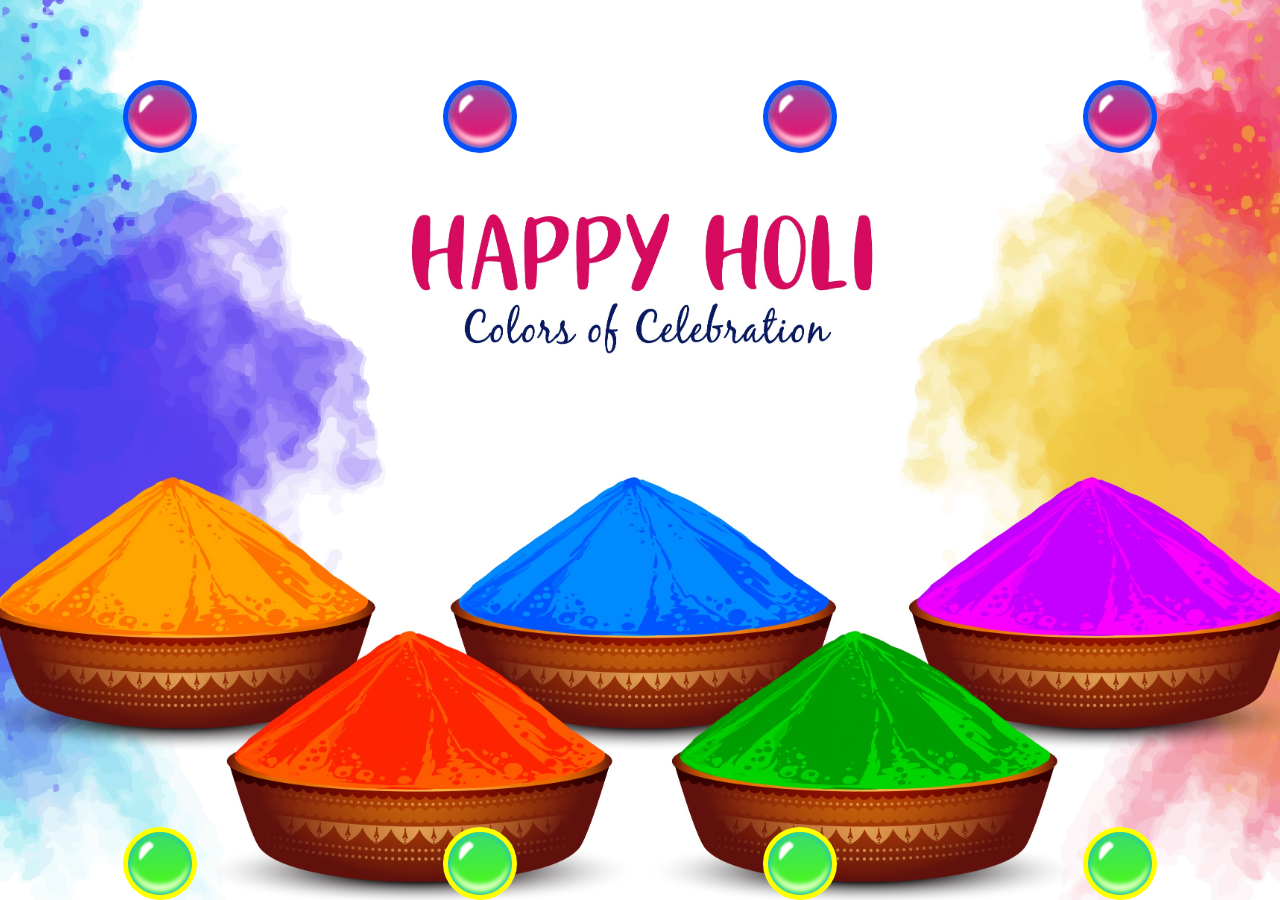
<file: index 1.2.html>
<!DOCTYPE html>
<html lang="en">
<head>
<meta charset="UTF-8">
<meta http-equiv="X-UA-Compatible" content="IE=edge">
<meta name="viewport" content="width=device-width, initial-scale=1.0">
<title>holi</title>
<link rel="stylesheet" href="assets/css/style 1.2.css">
    <div class="Section_top">
        <section>
        <h1>
            <span>H</span>
            <span id="fontcolor">A</span>
            <span>P</span>
            <span id="fontcolor">P</span>
            <span>Y</span>
            <span id="fontcolor">H</span>
            <span>O</span>
            <span id="fontcolor">L</span>
            <span>I</span>
        </h1>
        <div class="bubble">
            <img src="assets/Img/bubble.png"; alt="">
            <img src="assets/Img/bubble.png"; alt="">
            <img src="assets/Img/bubble.png"; alt="">
            <img src="assets/Img/bubble.png"; alt="">
          </div>
          <div class="bubble1">
            <img src="assets/Img/bubble.png"; alt="">
            <img src="assets/Img/bubble.png"; alt="">
            <img src="assets/Img/bubble.png"; alt="">
            <img src="assets/Img/bubble.png"; alt="">
          </div>
    </section>
    </div>
</file>
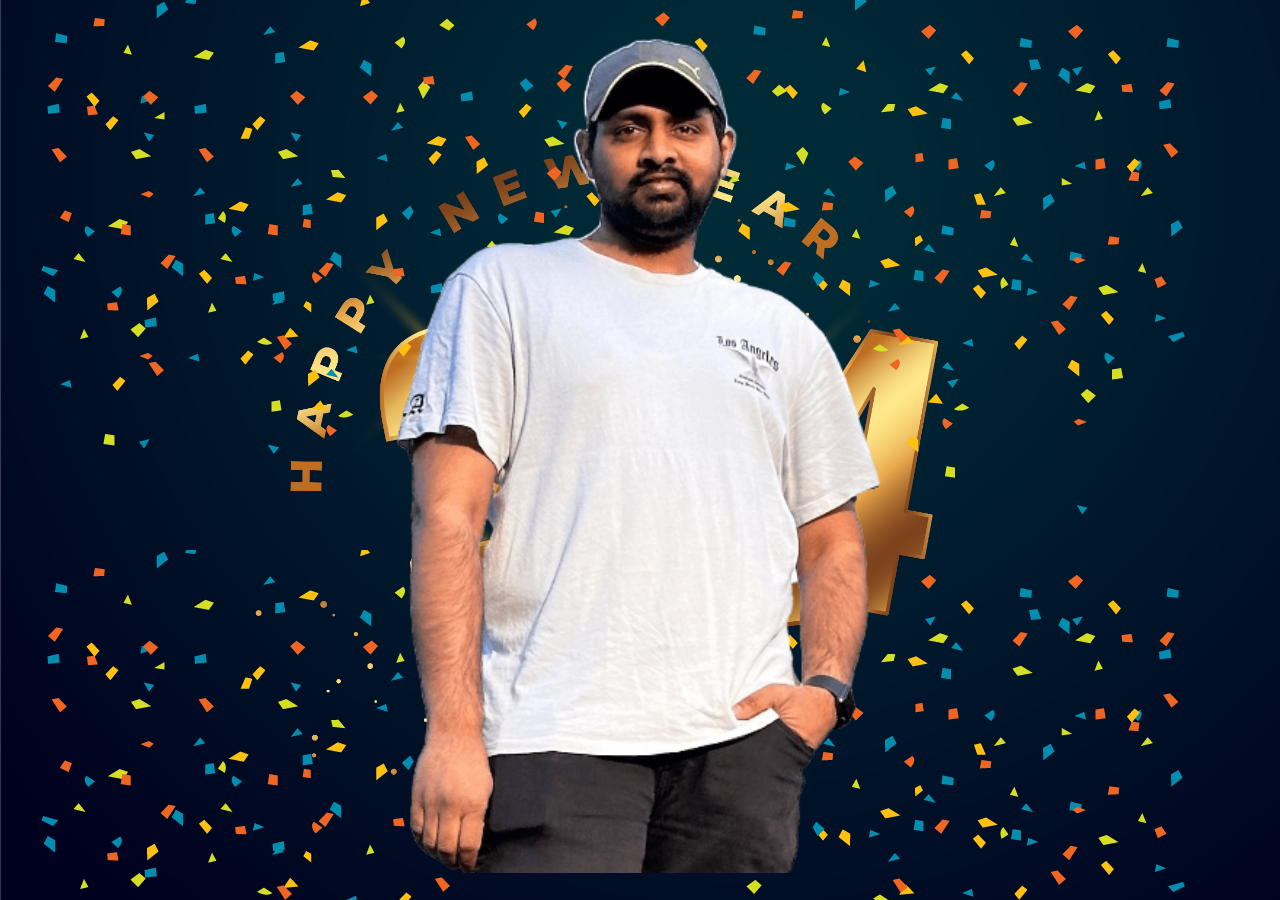
<file: index 1.3.html>
<!DOCTYPE html>
<html lang="en">
<head>
  <meta charset="UTF-8">
  <meta name="viewport" content="width=device-width, initial-scale=1.0">
  <title>Happy New Year 2024</title>
  <link rel="stylesheet" href="assets/css/style 1.3.css">
</head>
<body>
  <div class="banner">
    <div class="bubble">
      <img src="assets/Img/me1.png" alt="">
    </div>
  </div>
</body>
</html>
</file>
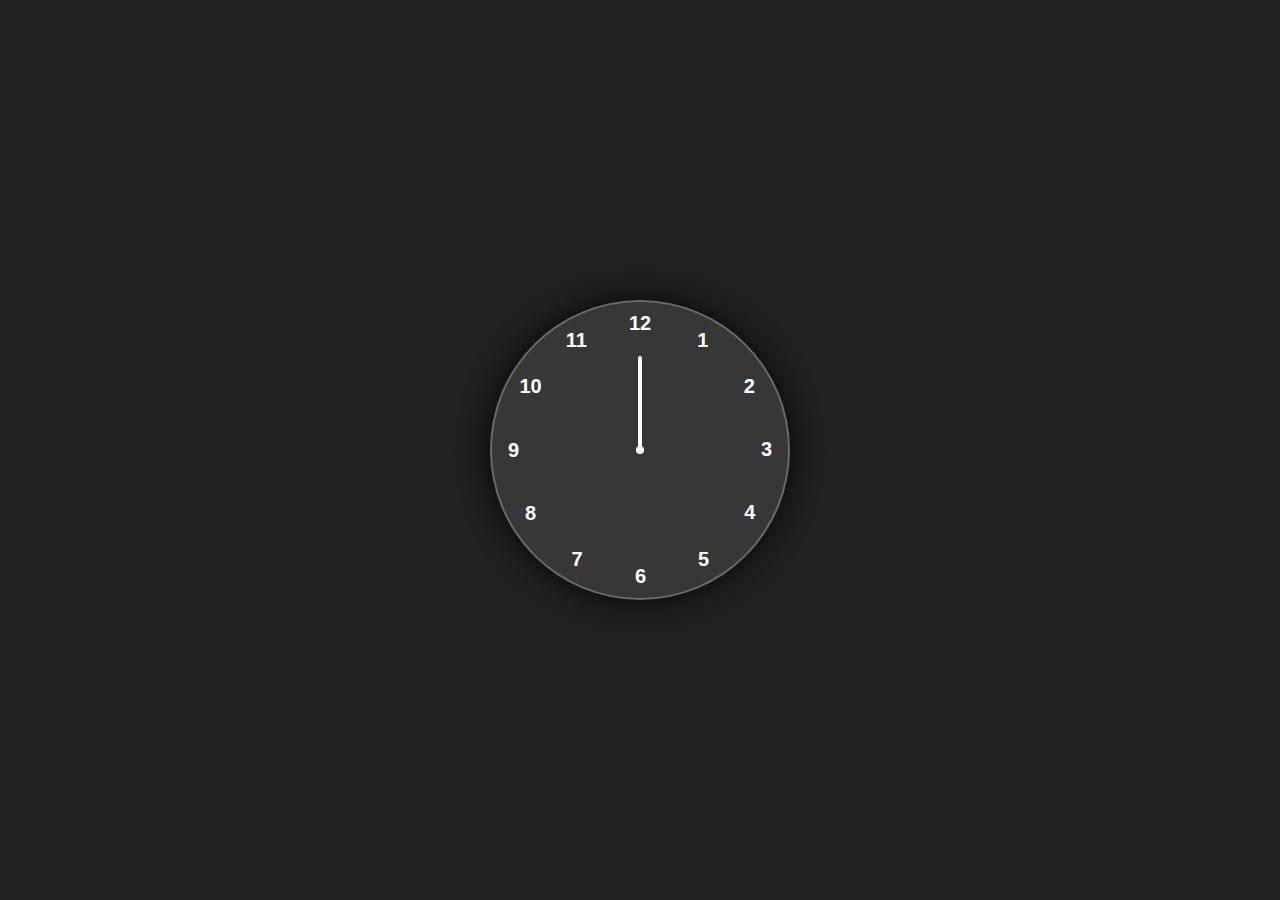
<file: index1.html>
<!DOCTYPE html>
<html lang="en">
  <head>
    <title>Analog Clock</title>
    <link rel="icon" type="image/x-icon" href="img/LOGO.ico">
    <meta charset="UTF-8" />
    <meta http-equiv="X-UA-Compatible" content="IE=edge" />
    <meta name="viewport" content="width=device-width, initial-scale=1.0" />
    <link rel="stylesheet" href="assets/css/style1.css" />
  </head>

  <body>
    <div class="container">
      <div class="clock">
        <div style="--clr: #31f509; --h: 64px" id="hour" class="hand">
          <i></i>
        </div>
        <div style="--clr: #e51111; --h: 84px" id="min" class="hand">
          <i></i>
        </div>
        <div style="--clr: #ffffff; --h: 94px" id="sec" class="hand">
          <i></i>
        </div>

        <span style="--i: 1"><b>1</b></span>
        <span style="--i: 2"><b>2</b></span>
        <span style="--i: 3"><b>3</b></span>
        <span style="--i: 4"><b>4</b></span>
        <span style="--i: 5"><b>5</b></span>
        <span style="--i: 6"><b>6</b></span>
        <span style="--i: 7"><b>7</b></span>
        <span style="--i: 8"><b>8</b></span>
        <span style="--i: 9"><b>9</b></span>
        <span style="--i: 10"><b>10</b></span>
        <span style="--i: 11"><b>11</b></span>
        <span style="--i: 12"><b>12</b></span>
      </div>
    </div>

    <script src="assets/js/script1.js"></script>
  </body>
</html>
</file>
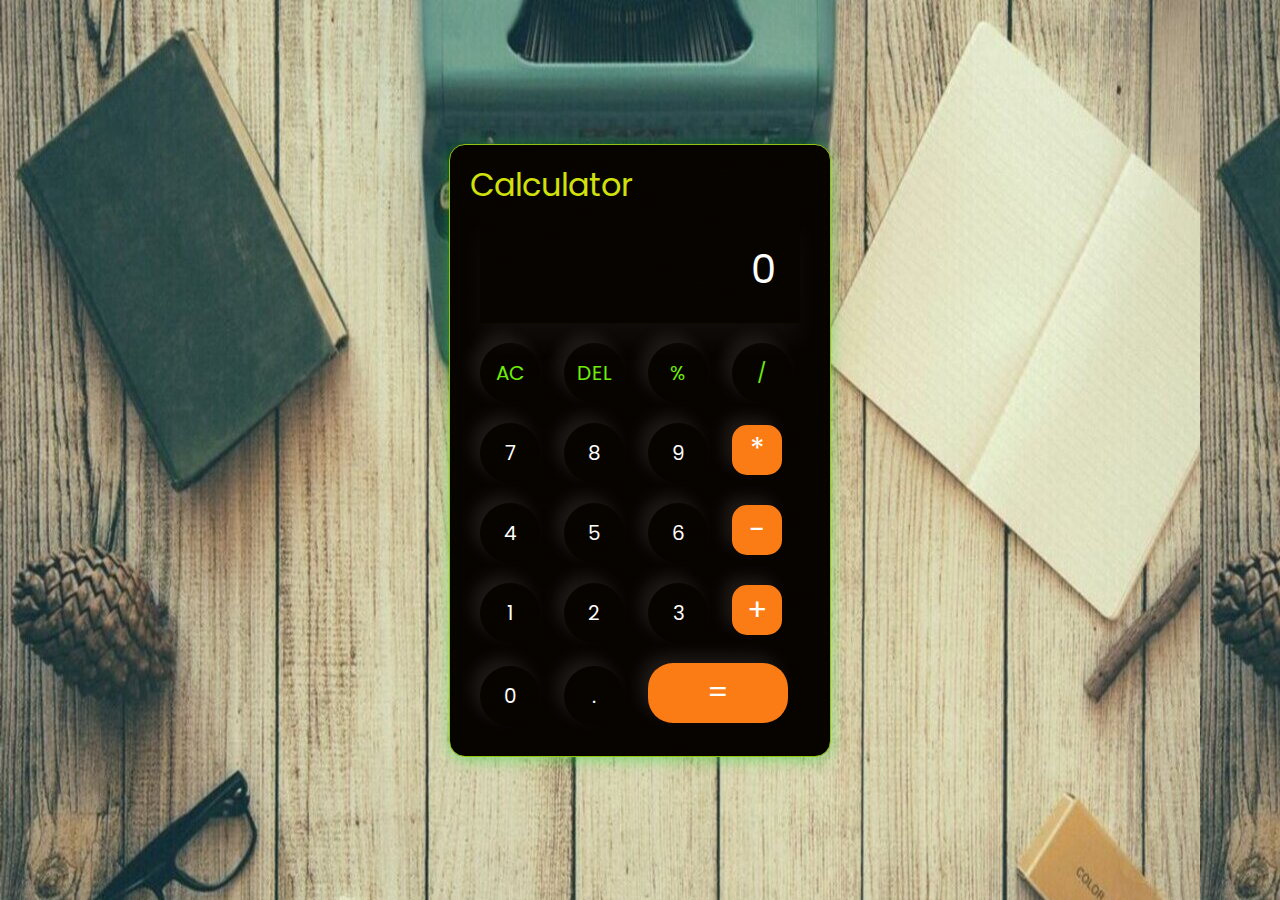
<file: index2.html>
<!DOCTYPE html>
<html lang="en">
  <head>
    <title>Prashanth Calculator</title>
		<link rel="icon" type="image/x-icon" href="assets/Img/calculatorLOGO.ico">
    <meta charset="UTF-8" />
    <meta http-equiv="X-UA-Compatible" content="IE=edge" />
    <meta name="viewport" content="width=device-width, initial-scale=1.0" />
    <link rel="stylesheet" href="assets/css/style2.css" />
  </head>
  <body>
    <div class="container">
      <div class="calculator">
        <h1>Calculator</h1>
        <input type="text" id="inputBox" placeholder="0" />
        <div>
          <button class="button operator">AC</button>
          <button class="button operator">DEL</button>
          <button class="button operator">%</button>
          <button class="button operator">/</button>
        </div>
        <div>
          <button class="button">7</button>
          <button class="button">8</button>
          <button class="button">9</button>
          <button class="button equalBtn">*</button>
        </div>
        <div>
          <button class="button">4</button>
          <button class="button">5</button>
          <button class="button">6</button>
          <button class="button equalBtn">-</button>
        </div>
        <div>
          <button class="button">1</button>
          <button class="button">2</button>
          <button class="button">3</button>
          <button class="button equalBtn">+</button>
        </div>

        <div>
          
          <button class="button">0</button>
          <button class="button">.</button>
          <button class="button numberBtn">=</button>
        </div>
      </div>
    </div>

    <script src="assets/js/script2.js"></script>
  </body>
</html>
</file>
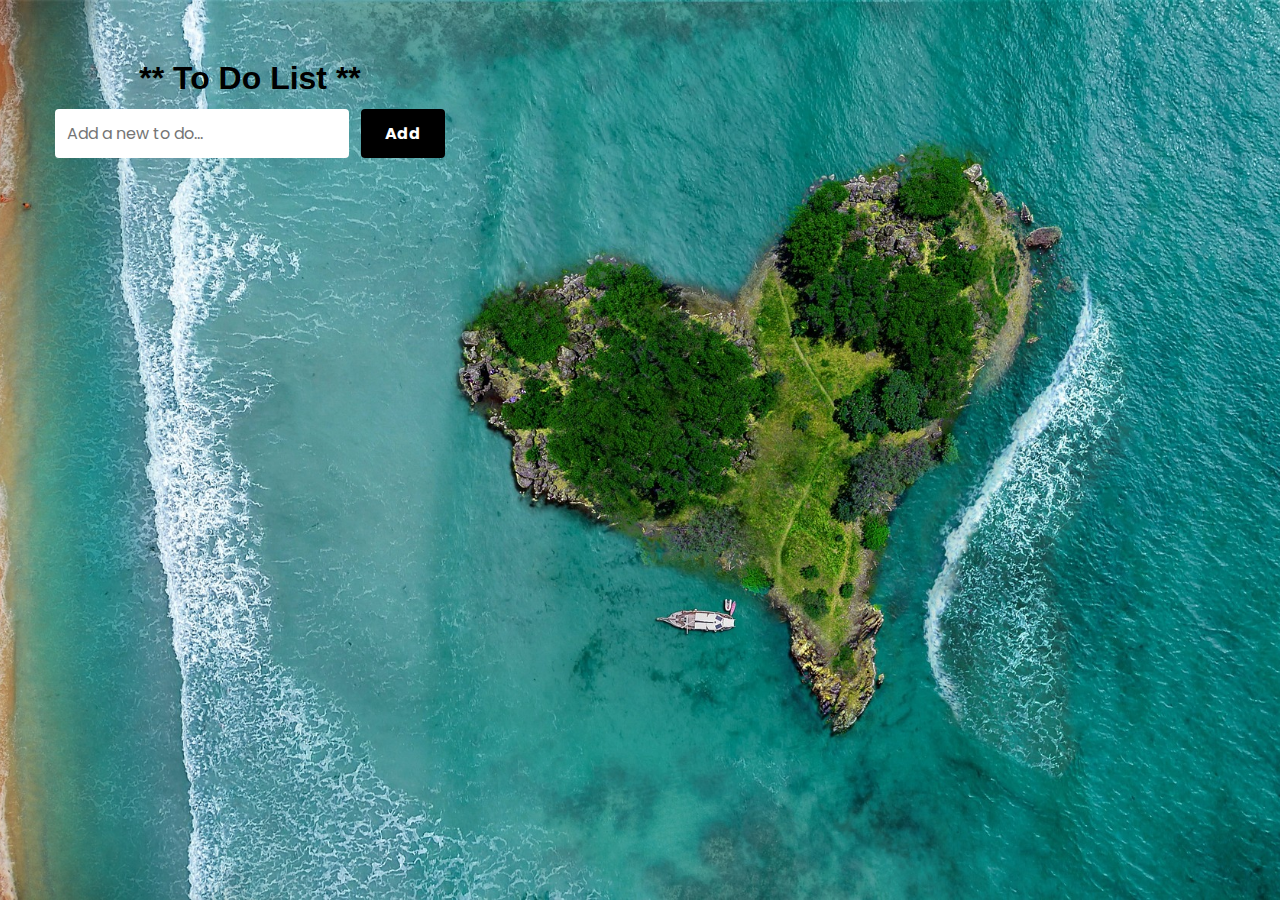
<file: index4.html>
<!DOCTYPE html>
<html lang="en">
<head>
    <title>To Do List </title>
    <meta charset="UTF-8">
    <meta http-equiv="X-UA-Compatible" content="IE=edge">
    <meta name="viewport" content="width=device-width, initial-scale=1.0">
    <link rel="stylesheet" href="assets/css/style4.css">
    <title>To Do List </title>
</head>
<body>
    <div class="container">
        <div class="input-container">
            <h1>** To Do List **</h1>
            <p><input type="text" placeholder="Add a new to do..." id="inputBox">
            <input type="button" value="Add" id="addBtn"></p>
        </div>

        <ul class="todoList" id="todoList">
            <!--<li>Task1</li>
            <li>Task2</li>
            <li>Task3</li> -->
        </ul>
    </div>

    <script src="assets/js/script4.js"></script>
</body>
</html>
</file>
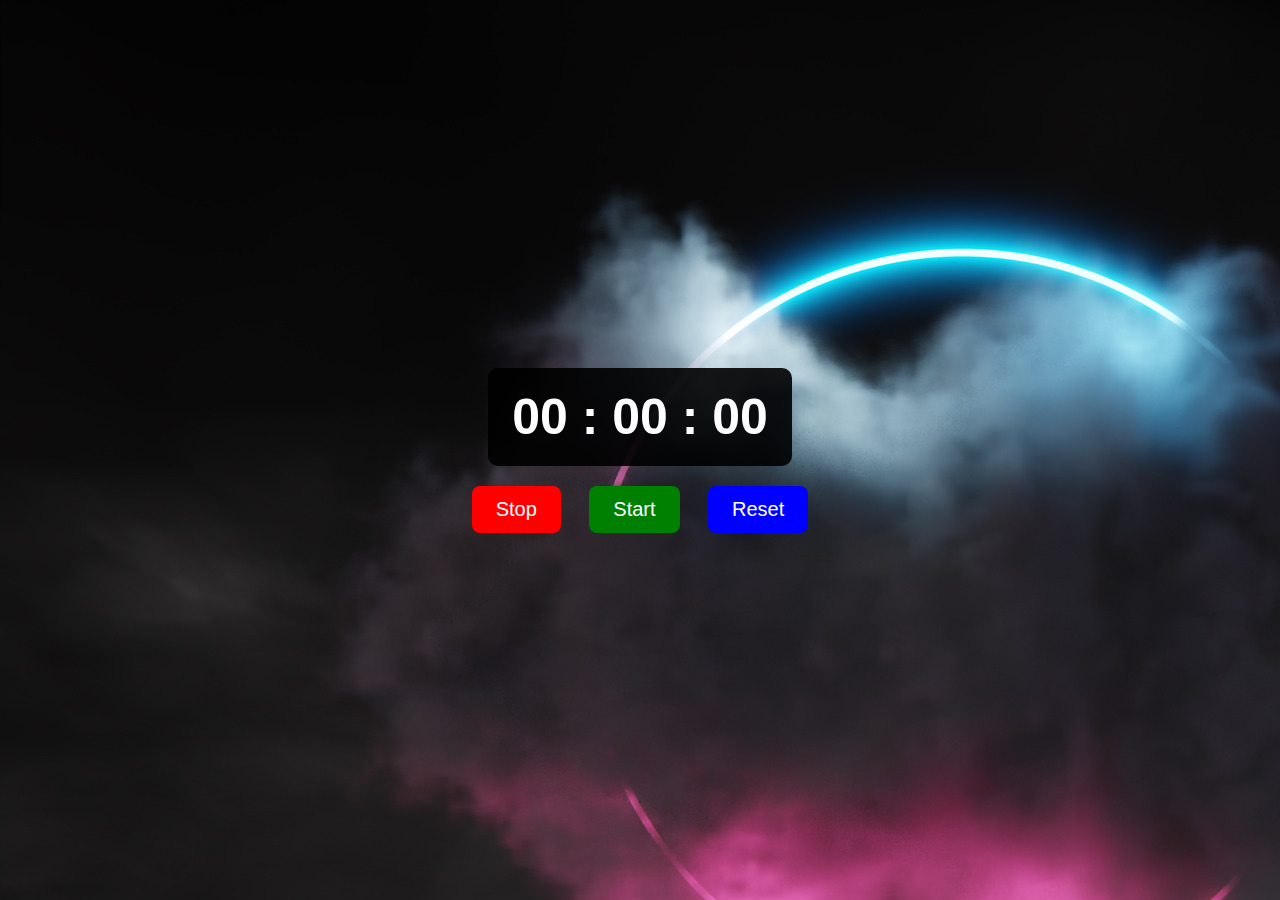
<file: index5.html>
<!DOCTYPE html>
<html lang="en">
<head>
    <meta charset="UTF-8">
    <meta http-equiv="X-UA-Compatible" content="IE=edge">
    <meta name="viewport" content="width=device-width, initial-scale=1.0">
    <link rel="stylesheet" href="assets/css/style5.css">
    <title>Stopwatch</title>
</head>
<body>
    <div class="stopwatch">
        <div class="timerDisplay">00 : 00 : 00</div>
    </div>

    <div class="buttons">
        <button id="stopBtn" class="btn" style="--clr:red;">Stop</button>

        <button id="startBtn" class="btn" style="--clr:green">Start</button>

        <button id="resetBtn" class="btn" style="--clr:blue">Reset</button>
    </div>

    <script src="assets/js/script5.js"></script>
</body>
</html>
</file>
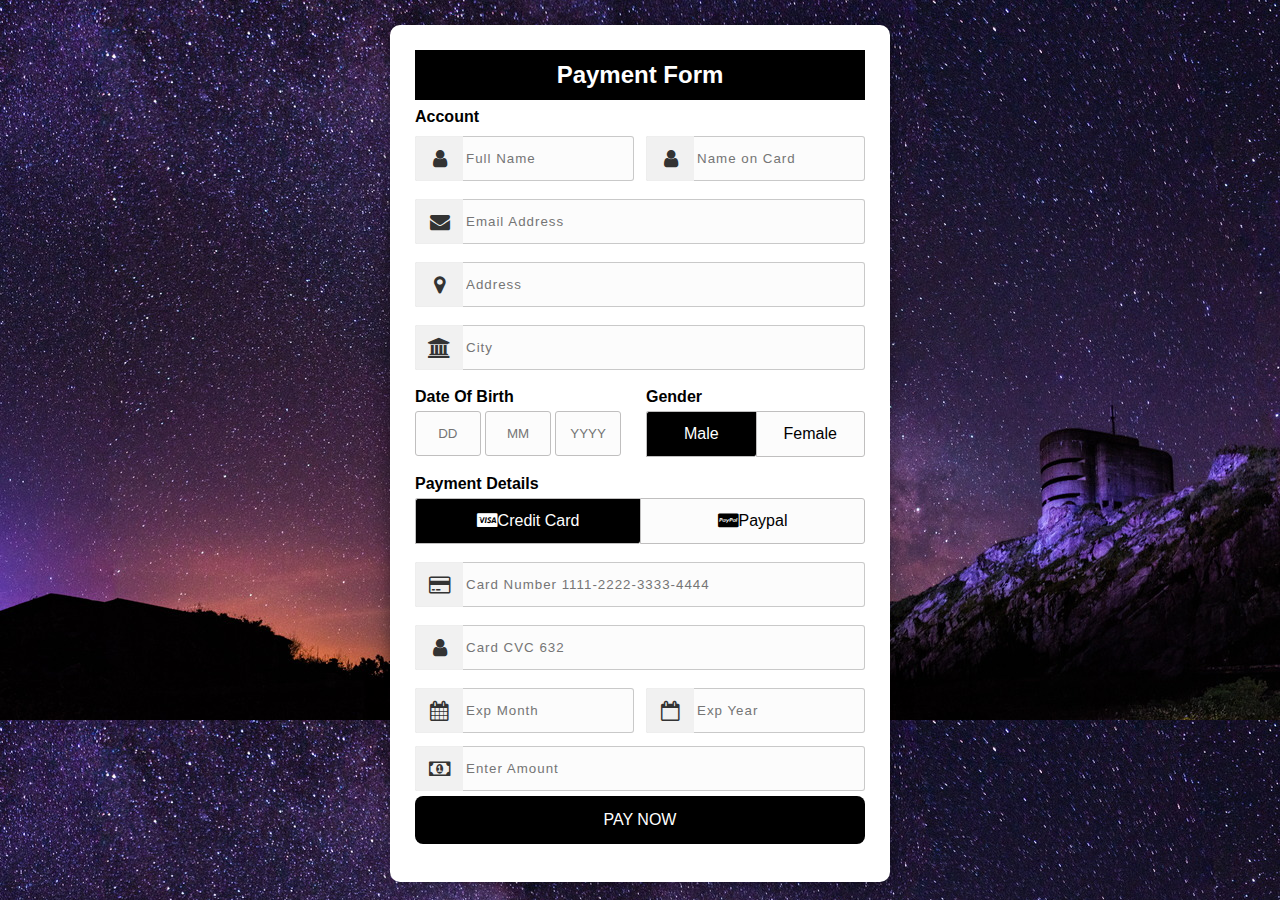
<file: index7.html>
<!DOCTYPE html>
<html 
lang="en">
<head>
    <meta charset="UTF-8">
    <meta http-equiv="X-UA-Compatible" content="IE=edge">
    <meta name="viewport" content="width=device-width, initial-scale=1.0">
    <title>Payment Form</title>
    <link rel="stylesheet" href="assets/css/style7.css">
    <link rel="stylesheet" href="http://maxcdn.bootstrapcdn.com/font-awesome/4.2.0/css/font-awesome.min.css">
</head>

<body>
    <div class="wrapper">
        <h2>Payment Form</h2>
        <form action="nextpage.html" method="get">
            <!--Account Information Start-->
            <h4>Account</h4>
            <div class="input_group">
                <div class="input_box">
                    <input type="text" placeholder="Full Name" required class="name">
                    <i class="fa fa-user icon"></i>
                </div>
                <div class="input_box">
                    <input type="text" placeholder="Name on Card" required class="name">
                    <i class="fa fa-user icon"></i>
                </div>
            </div>
            <div class="input_group">
                <div class="input_box">
                    <input type="email" placeholder="Email Address" required class="name">
                    <i class="fa fa-envelope icon"></i>
                </div>
            </div>
            <div class="input_group">
                <div class="input_box">
                    <input type="text" placeholder="Address" required class="name">
                    <i class="fa fa-map-marker icon" aria-hidden="true"></i>
                </div>
            </div>
            <div class="input_group">
                <div class="input_box">
                    <input type="text" placeholder="City" required class="name">
                    <i class="fa fa-institution icon"></i>
                </div>
            </div>
            <!--Account Information End-->


            <!--DOB & Gender Start-->
            <div class="input_group">
                <div class="input_box">
                    <h4>Date Of Birth</h4>
                    <input type="text" placeholder="DD" required class="dob">
                    <input type="text" placeholder="MM" required class="dob">
                    <input type="text" placeholder="YYYY" required class="dob">
                </div>
                <div class="input_box">
                    <h4>Gender</h4>
                    <input type="radio" name="gender" class="radio" id="b1" checked>
                    <label for="b1">Male</label>
                    <input type="radio" name="gender" class="radio" id="b2">
                    <label for="b2">Female</label>
                </div>
            </div>
            <!--DOB & Gender End-->


            <!--Payment Details Start-->
            <div class="input_group">
                <div class="input_box">
                    <h4>Payment Details</h4>
                    <input type="radio" name="pay" class="radio" id="bc1" checked>
                    <label for="bc1"><span>
                            <i class="fa fa-cc-visa"></i>Credit Card</span></label>
                    <input type="radio" name="pay" class="radio" id="bc2">
                    <label for="bc2"><span>
                            <i class="fa fa-cc-paypal"></i>Paypal</span></label>
                </div>
            </div>
            <div class="input_group">
                <div class="input_box">
                    <input type="tel" name="" class="name" placeholder="Card Number 1111-2222-3333-4444" required>
                    <i class="fa fa-credit-card icon"></i>
                </div>
            </div>
            <div class="input_group">
                <div class="input_box">
                    <input type="tel" name="" class="name" placeholder="Card CVC 632" required>
                    <i class="fa fa-user icon"></i>
                </div>
            </div>
            <div class="input_group">
                <div class="input_box">
                    <div class="input_box">
                        <input type="number" placeholder="Exp Month" required class="name">
                        <i class="fa fa-calendar icon" aria-hidden="true"></i>
                    </div>
                </div>
                <div class="input_box">
                    <input type="number" placeholder="Exp Year" required class="name">
                    <i class="fa fa-calendar-o icon" aria-hidden="true"></i>
                </div>
            </div>
            <div class="input_box">
                <input type="number" placeholder="Enter Amount" required class="name">
                <i class="fa fa-money icon" aria-hidden="true"></i>
            </div>
            <!--Payment Details End-->

            <div class="input_group">
                <div class="input_box">
                    <button type="submit">PAY NOW</button>
                </div>
            </div>

        </form>
    </div>

</body>

</html>
</file>
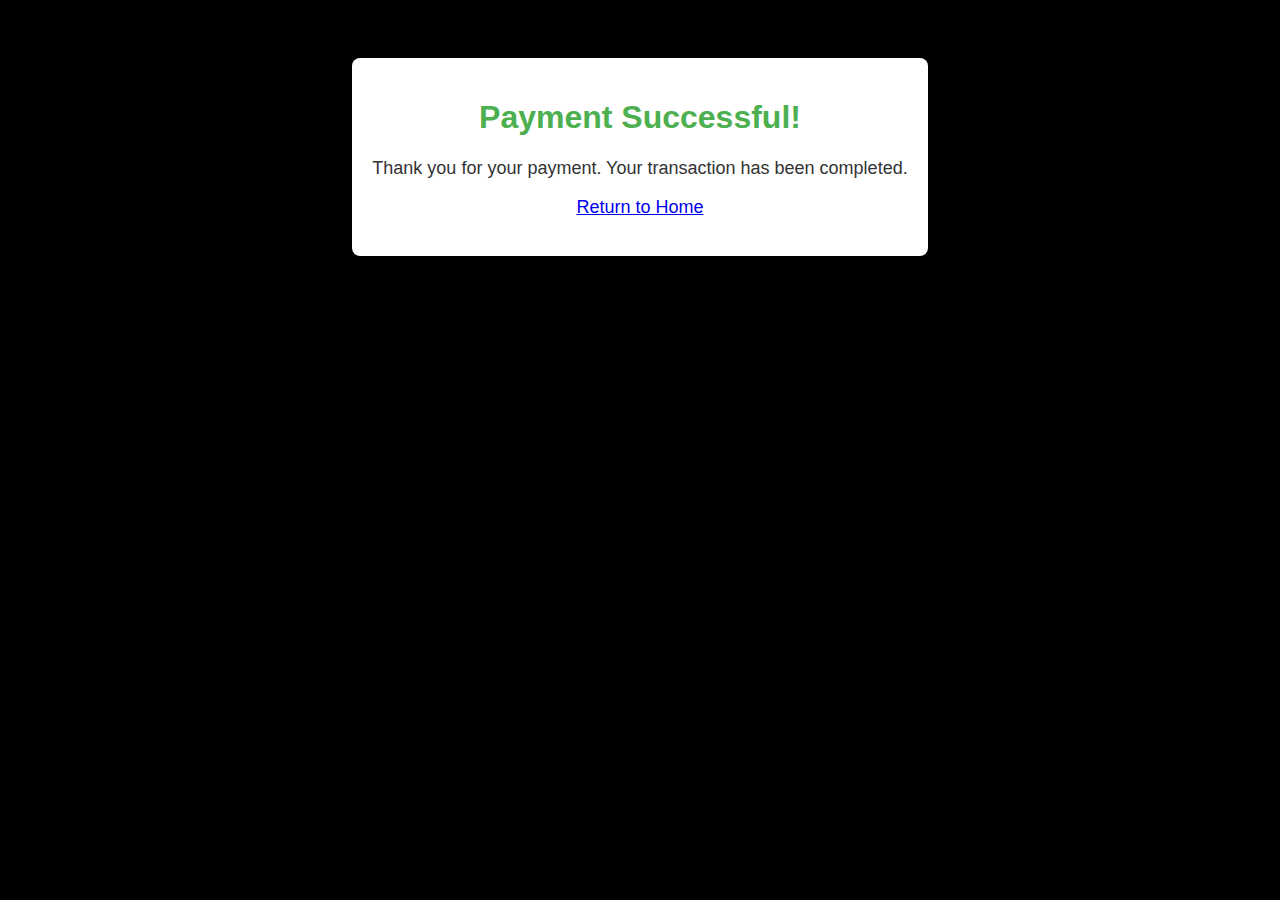
<file: nextpage.html>
<!DOCTYPE html>
<html lang="en">
<head>
    <meta charset="UTF-8">
    <meta name="viewport" content="width=device-width, initial-scale=1.0">
    <title>Payment Successful</title>
    <style>
        body {
            font-family: Arial, sans-serif;
            background-color: #000000;
            text-align: center;
            padding-top: 50px;
        }
        .message {
            background-color: #ffffff;
            padding: 20px;
            border-radius: 8px;
            box-shadow: 0 2px 10px rgba(0, 0, 0, 0.1);
            display: inline-block;
        }
        h1 {
            color: #4CAF50;
        }
        p {
            font-size: 18px;
            color: #333;
        }
    </style>
</head>
<body>

    <div class="message">
        <h1>Payment Successful!</h1>
        <p>Thank you for your payment. Your transaction has been completed.</p>
        <p><a href="index.html">Return to Home</a></p>
    </div>

</body>
</html>
</file>
<file: assets/css/style 1.2.css>
body {
    margin: 0;
    padding: 0;
    background-repeat: no-repeat;
    background-size: cover;
}

.Section_top {
    width: 100%;
    height: 100vh;
    overflow: hidden;
    position: relative;
    background-image: url("../../assets/Img/img.jpg");
    background-position: center;
    background-repeat: no-repeat;
    background-size: cover;
    text-align: center;
    justify-content: center;
    animation: change 10s infinite ease-in-out;
}

section {
    height: 100vh;
    width: 100%;
}

h1 {
    margin: 0;
    padding: 0;
    position: absolute;
    top: 15%;
    transform: translateY(-50%);
    width: 100%;
    font-family: sans-serif;
    text-align: center;
    font-size: 6em;
    font-weight: 600;
    letter-spacing: 20px;
    text-transform: uppercase;
}

h1 span {
    color: rgb(236, 26, 156);
    text-shadow: 0 0 5px #ff005b;
    display: inline-block;
    font-weight: 1000;
    font-size: 110px;
    animation: animate 2.5s linear infinite;
    opacity: 0;
}

#fontcolor {
    color: rgb(204, 236, 26);
}

@keyframes animate {
    0% {
        opacity: 0;
        transform: rotateY(90deg);
        filter: blur(10px);
    }
    100% {
        opacity: 1;
        transform: rotateY(0deg);
        filter: blur(0px);
    }
}

h1 span:nth-child(1) {
    animation-delay: 1s;
}

h1 span:nth-child(2) {
    animation-delay: 2s;
}

h1 span:nth-child(3) {
    animation-delay: 2.5s;
}

h1 span:nth-child(4) {
    animation-delay: 3s;
}

h1 span:nth-child(5) {
    animation-delay: 3.5s;
}

h1 span:nth-child(6) {
    animation-delay: 4s;
}

h1 span:nth-child(7) {
    animation-delay: 4.5s;
}

h1 span:nth-child(8) {
    animation-delay: 5s;
}

h1 span:nth-child(9) {
    animation-delay: 5.5s;
}

/* bubble  img*/
.bubble img {
    width: 5%;
    background-color: #ff005b;
    border-radius: 50%;
    border: 5px solid #0051ff;
    animation: bubble 5s linear infinite;
}

.bubble {
    width: 100%;
    display: flex;
    align-items: center;
    justify-content: space-around;
    position: absolute;
    top: 80px;
}

/* bubble 1 img*/
.bubble1 img {
    width: 5%;
    background-color: #51ff00;
    border-radius: 50%;
    border: 5px solid #ffff00;
    animation: bubble1 5s linear infinite;
}
.bubble1 {
    width: 100%;
    display: flex;
    align-items: center;
    justify-content: space-around;
    position: absolute;
    bottom: 0;
}

/* bubble 2 img*/

/* bubble key frame*/

@keyframes bubble {
    0% {
        transform: translatex(0vh);
        opacity: 0;
    }
    50% {
        opacity: 1;
    }
    70% {
        opacity: 1;
    }
    100% {
        transform: translateY(-50vh);
        opacity: 0;
    }
}

/* background images key frame*/

@keyframes change {
    0% {
        background-image:  url("../../assets/Img/img7.jpg");
    }
    20% {
        background-image: url("../../assets/Img/img.jpg");
    }
    40% {
        background-image: url("../../assets/Img/img1.jpg");
    }
    60% {
        background-image: url("../../assets/Img/img6.jpg");
    }
    80% {
        background-image: url("../../assets/Img/img5.jpg");
    }
    100% {
        background-image: url("../../assets/Img/img3.jpg");
    }
    120% {
        background-image: url("../../assets/Img/img2.jpg");
    }
    150% {
        background-image:url("../../assets/Img/img8.jpg");
    }
}

/* bubble1 key frame*/

@keyframes bubble1 {
    0% {
        transform: translatey(-50vh);
        opacity: 0;
    }
    50% {
        opacity: 1;
    }
    70% {
        opacity: 1;
    }
    100% {
        transform: translatex(0vh);
        opacity: 0;
    }
}

/* bubble  time deleation*/

.bubble img:nth-child(1) {
    animation-delay: 2s;
}

.bubble img:nth-child(2) {
    animation-delay: 3s;
}

.bubble img:nth-child(3) {
    animation-delay: 5s;
}

.bubble img:nth-child(4) {
    animation-delay: 7s;
}

/* bubble1  time deleation*/

.bubble1 img:nth-child(1) {
    animation-delay: 6.1s;
}

.bubble1 img:nth-child(2) {
    animation-delay: 3.1s;
}

.bubble1 img:nth-child(3) {
    animation-delay: 1.5s;
}

.bubble1 img:nth-child(4) {
    animation-delay: 9s;
}
</file>
<file: assets/css/style 1.3.css>
body {
    margin: 0;
    padding: 0;
    background: url("../../assets/Img/hnw24.jpg");
    height: 100%;
    background-position: center;
    background-repeat: no-repeat;
    background-size: cover;
}
.banner {
    height: 100vh;
}

.banner:before {
    content: '';
    height: 100vh;
    width: 100vw;
    position: absolute;
    top: 0;
    left: 0;
    background: url("../../assets/Img/paperfall.png");
    animation: animate 10s linear infinite;
}

@keyframes animate {
    0% {
        background-position: 0 0;
    }
    100% {
        background-position: 0 550px;
    }
}
.bubble img{
    width: 50%;
    animation: bubble 30s linear infinite;
}
.bubble{
    width: 100%;
    display: flex;
    align-items: center;
    justify-content: space-around;
    position: absolute;
    bottom: -70;
}
@keyframes bubble{
    0%{
        transform: translateY(30vh);
        opacity: 0;
    }
    50% {
        opacity: 1;
    } 
    70%{
        opacity: 1;
    }
    100% {
        transform: translateY(50vh);
        opacity: 0;
    }
}
</file>
<file: assets/css/style1.css>
*{
    margin: 0;
    padding: 0;
    box-sizing: border-box;
    font-family: sans-serif;
    color: #ffffff;
}

body{
    display: flex;
    justify-content: center;
    align-items: center;
    min-height: 100vh;
    background-color: #212121;
}

.container{
    position: relative;
}

.clock{
    width: 300px;
    height: 300px;
    border-radius: 50%;
    background-color: rgba(255, 255, 255, 0.1);
    border: 2px solid rgba(255, 255, 255, 0.25);
    box-shadow: 0px 0px 30px rgba(0, 0, 0, 0.9);
    display: flex;
    justify-content: center;
    align-items: center;
}

.clock span{
    position: absolute;
    transform: rotate(calc(30deg * var(--i))); 
    inset: 12px;
    text-align: center;
}

.clock span b{
    transform: rotate(calc(-30deg * var(--i)));
    display: inline-block;
    font-size: 20px;
}

.clock::before{
    content: '';
    position: absolute;
    width: 8px;
    height: 8px;
    border-radius: 50%;
    background-color: #fff;
    z-index: 2;
}

.hand{
    position: absolute;
    display: flex;
    justify-content: center;
    align-items: flex-end;
}
.hand i{
    position: absolute;
    background-color: var(--clr);
    width: 4px;
    height: var(--h);
    border-radius: 8px;
}
</file>
<file: assets/css/style2.css>
@import url('https://fonts.googleapis.com/css2?family=Poppins:wght@500&display=swap');

* {
    margin: 0;
    padding: 0;
    box-sizing: border-box;
    font-family: 'Poppins', sans-serif;
}

body {
    width: 100%;
    height: 100vh;
    display: flex;
    justify-content: center;
    align-items: center;
    background-size: cover;
    background-position: center;
    background-blend-mode: overlay;
    background-color: rgba(0, 0, 0, 0.5); /* Dark overlay to ensure text readability */
    background: url("../../assets/Img/calculatorbg.jpg");
}

.calculator {
    border: 1px solid #94c312;
    padding: 20px;
    border-radius: 16px;
    background: transparent;
    background: url("../../assets/Img/calculatorbg1.jpg"); /* Replace URL_TO_YOUR_IMAGE_HERE with your image link */
    box-shadow: 0px 3px 15px rgba(44, 221, 56, 0.5);
}

input {
    width: 320px;
    border: none;
    padding: 24px;
    margin: 10px;
    background: transparent;
    box-shadow: 0px 18px 20px rgba(84, 84, 84, 0.1);
    font-size: 40px;
    text-align: right;
    cursor: pointer;
    color: #ffffff;
}

input::placeholder {
    color: #ffffff;
}

button {
    border: none;
    width: 60px;
    height: 60px;
    margin: 10px;
    border-radius: 50%;
    background: transparent;
    color: #ffffff;
    font-size: 20px;
    box-shadow: -8px -8px 15px rgba(219, 216, 216, 0.1);
    cursor: pointer;
}

.equalBtn {
    border: none;
    width: 50px;
    height: 50px;
    margin: 10px;
    border-radius: 15px;
    background-color: #fb7c14;
    font-size: 30px;
}

.numberBtn {
    border: none;
    width: 140px;
    height: 60px;
    margin: 10px;
    border-radius: 25px;
    background-color: #fb7c14;
    color: #ffffff;
    font-size: 30px;
   
    cursor: pointer;
}

.operator {
    color: #6dee0a;
}

h1, h2 {
    font-family: 'Poppins', sans-serif;
    font-weight: 400;
    color: #d0e10b;
    line-height: 1.25em;
}
</file>
<file: assets/css/style4.css>
@import url('https://fonts.googleapis.com/css2?family=Poppins&display=swap');

*/* Universal settings applied to all elements */
* {
    margin: 0;
    padding: 0;
    box-sizing: border-box;
    font-family: 'Poppins', sans-serif; /* Default font */
}

/* Headings styles */
h1, h2, h3, h4, h5, h6 {
    text-align: center;
    font-family: 'Roboto', sans-serif; /* Robust and modern font for headings */
    font-weight: bold; /* Makes headings bold */
    color: #000000; /* Dark grey color for text */
}

/* Paragraph styles */
p {
    font-family: 'Georgia', serif; /* A classic serif font for body text */
    font-size: 16px; /* Standard size for readability */
    color: #666; /* Lighter grey for less emphasis */
    line-height: 1.6; /* Enhanced line spacing for readability */
}

/* Emphasis for important text */
strong {
    font-family: 'Arial', sans-serif; /* Sans-serif for contrast in emphasis */
    font-weight: bold; /* Bold for emphasis */
    color: #000; /* Black for strong emphasis */
}

/* Styling for links */
a {
    font-family: 'Verdana', sans-serif; /* Clear and simple sans-serif font */
    color: blue; /* Standard link color */
    text-decoration: none; /* Removes underline */
}

a:hover {
    text-decoration: underline; /* Adds underline on hover for links */
}


body {
    width: 100%;
    height: 100vh; /* Ensures the body takes at least the full height of the viewport */
    max-width: 500px;
    text-align: center;
    padding: 20px;
    background-image: url("../../assets/Img/Todolist.jpg");
    background-color: rgb(59, 147, 147);
    background-position: center center; /* Centers the background image */
    background-size: cover; /* Ensures the image covers the entire area, may crop some parts of the image */
    background-repeat: no-repeat; /* Prevents repeating the background image */
    background-attachment: scroll; /* The background scrolls along with the element's contents */
}

.container {
    display: flex;
    flex-direction: column;
    justify-content: center;
    align-items: center;
    margin-top: 20px;
}

.input-container {
    width: 100%;
    max-width: 500px;
    text-align: center;
    padding: 20px;
}

.input-container input {
    border: none;
    outline: none;
    padding: 12px;
    margin-block: 12px;
    border-radius: 4px;
    font-size: 16px;
}

.input-container input[type="text"] {
    width: 70%;
}

.input-container input[type="button"] {
    background-color: #000000;
    color: #ffffff;
    font-weight: 700;
    margin-left: 8px;
    cursor: pointer;
    padding: 12px 24px;
}

.input-container input[type="button"]:hover {
    background-color: #0a110a;
}

ul {
    width: 70%;
    max-width: 450px;
}

ul li {
    list-style-type: none;
    cursor: pointer;
    margin-block-end: 12px;
    border-radius: 8px;
    border: 0.125px solid #a19f9f;
    padding: 6px 12px;
    background-color: #ffffff;
    display: flex;
    align-items: center;
    justify-content: space-between;
    transition: background-color 0.5s;
}

ul li:hover {
    background-color: #ffffff;
}

ul li p {
    flex-grow: 1;
    padding: 2px;
}

.btn {
    border: none;
    outline: none;
    font-size: 16px;
    background: none;
    font-weight: 600;
    cursor: pointer;
    padding: 8px;
}

.deleteBtn {
    color: #ff0000;
}

.editBtn {
    color: #008000;
}
</file>
<file: assets/css/style5.css>
*{
    margin: 0;
    padding: 0;
    box-sizing: border-box;
    font-family: Verdana, Geneva, Tahoma, sans-serif;
}

body{
    background-image: url("../../assets/Img/Stopwatch.jpg");
    background-color: rgba(0, 0, 0, 0.7);
    color: #ffffff;
    display: flex;
    justify-content: center;
    align-items: center;
    min-height: 100vh;
    flex-direction: column;
}

.stopwatch{
    background-color: rgba(0, 0, 0, 0.9);
    padding: 20px 24px;
    border-radius: 10px;
}

.timerDisplay{
    font-size: 50px;
    font-weight: 600;
}

.buttons{
    margin-top: 20px;
}

.btn{
    font-size: 20px;
    background: none;
    border: none;
    color: #fff;
    background-color: var(--clr);
    padding: 12px 24px;
    margin-inline: 12px;
    border-radius: 8px;
    cursor: pointer;
}
</file>
<file: assets/css/style7.css>
* {
    margin: 0;
    padding: 0;
    box-sizing: border-box;
}

body {
    background-image: url(../Img/payment.jpg);
    background-color: #bacb1f;
    font-family: Arial, Helvetica, sans-serif;
}

.wrapper {
    background-color: #fff;
    width: 500px;
    padding: 25px;
    margin: 25px auto 0;
    box-shadow: 0px 0px 20px rgba(0, 0, 0, 0.5);
    border-radius: 10px;
}

.wrapper h2 {
    background-color: #000000;
    color: #ffffff;
    font-size: 24px;
    padding: 10px;
    margin-bottom: 8px;
    text-align: center;
    border: 1px dashed #000000;
}

.wrapper h4 {
    padding-bottom: 5px;
    color: #000000;
}

.input_group {
    margin-bottom: 8px;
    width: 100%;
    position: relative;
    display: flex;
    flex-direction: row;
    padding: 5px 0;
}

.input_box {
    width: 100%;
    margin-right: 12px;
    position: relative;
}

.input_box:last-child {
    margin-right: 0;
}

.input_box .name {
    padding: 14px 10px 14px 50px;
    width: 100%;
    background-color: #fcfcfc;
    border: 1px solid #0003;
    outline: none;
    letter-spacing: 1px;
    transition: 0.3s;
    border-radius: 3px;
    color: #333;
}

.input_box .name:focus, .dob:focus {
    -webkit-box-shadow: 0 0 2px 1px #000000;
    -moz-box-shadow: 0 0 2px 1px #000000;
    box-shadow: 0 0 2px 1px #000000;
    border: 1px solid #000000;
}

.input_box .icon {
    width: 48px;
    display: flex;
    justify-content: center;
    align-items: center;
    position: absolute;
    top: 0px;
    left: 0px;
    bottom: 0px;
    color: #333;
    background-color: #f1f1f1;
    border-radius: 2px 0 0 2px;
    transition: 0.3s;
    font-size: 20px;
    pointer-events: none;
    border: 1px solid #00000003;
    border-right: none;
}

.name:focus+.icon {
    background-color: #000000;
    color: #fff;
    border-right: 1px solid #000000;
    border: none;
    transition: 1s;
}

.dob {
    width: 30%;
    padding: 14px;
    text-align: center;
    background-color: #fcfcfc;
    transition: 0.3s;
    outline: none;
    border: 1px solid #c0bfbf;
    border-radius: 3px;
}

.radio {
    display: none;
}

.input_box label {
    width: 50%;
    padding: 13px;
    background-color: #fcfcfc;
    display: inline-block;
    float: left;
    text-align: center;
    border: 1px solid #c0bfbf;
}

.input_box label:first-of-type {
    border-top-left-radius: 3px;
    border-bottom-right-radius: 3px;
    border-right: none;
}

.input_box label:last-of-type {
    border-top-right-radius: 3px;
    border-bottom-right-radius: 3px;
}

.radio:checked+label {
    background-color: #000000;
    color: #fff;
    transition: 0.5s;
}

.input_box button {
    width: 100%;
    background-color: #000000;
    border: none;
    color: #fff;
    padding: 15px;
    border-right: 4px;
    font-size: 16px;
    transition: all 0.3s ease;
    border-radius: 8px;
}

.input_box button:hover {
    cursor: pointer;
    background-color: #000000;
}
</file>
